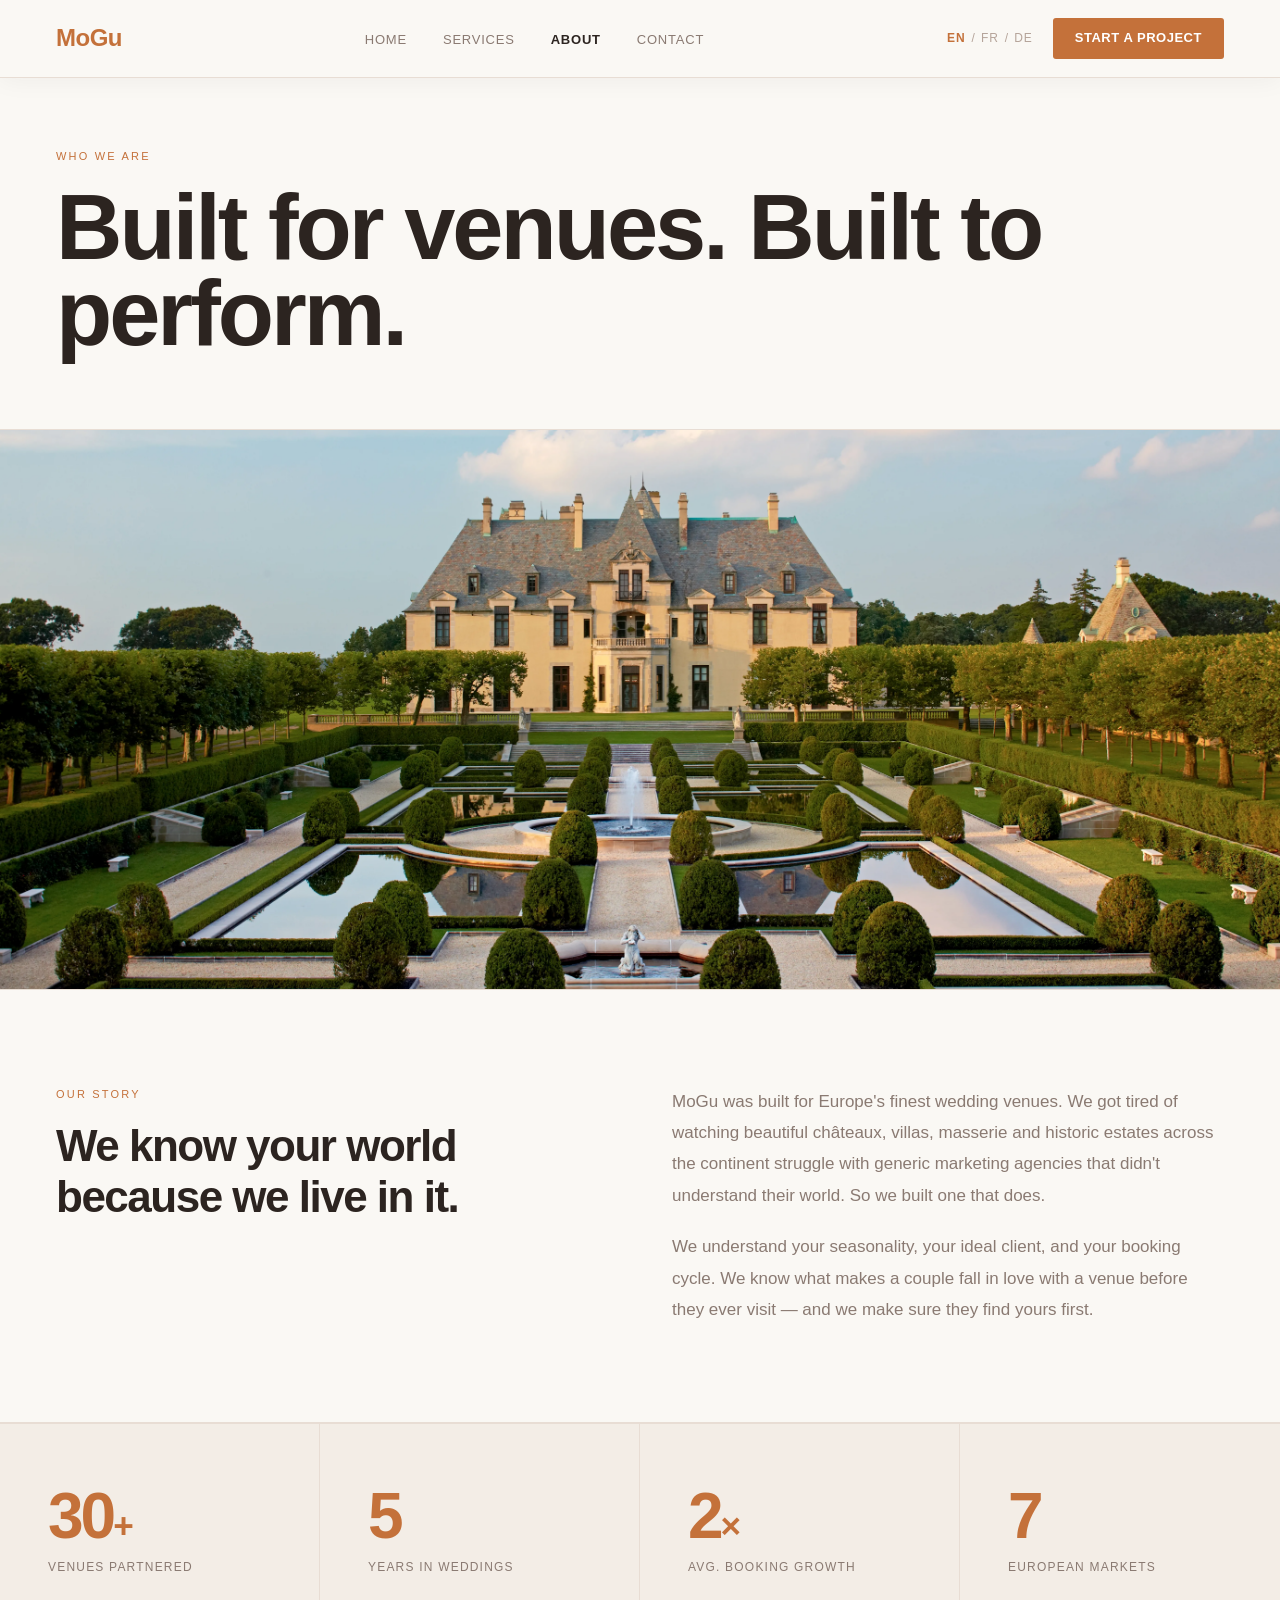
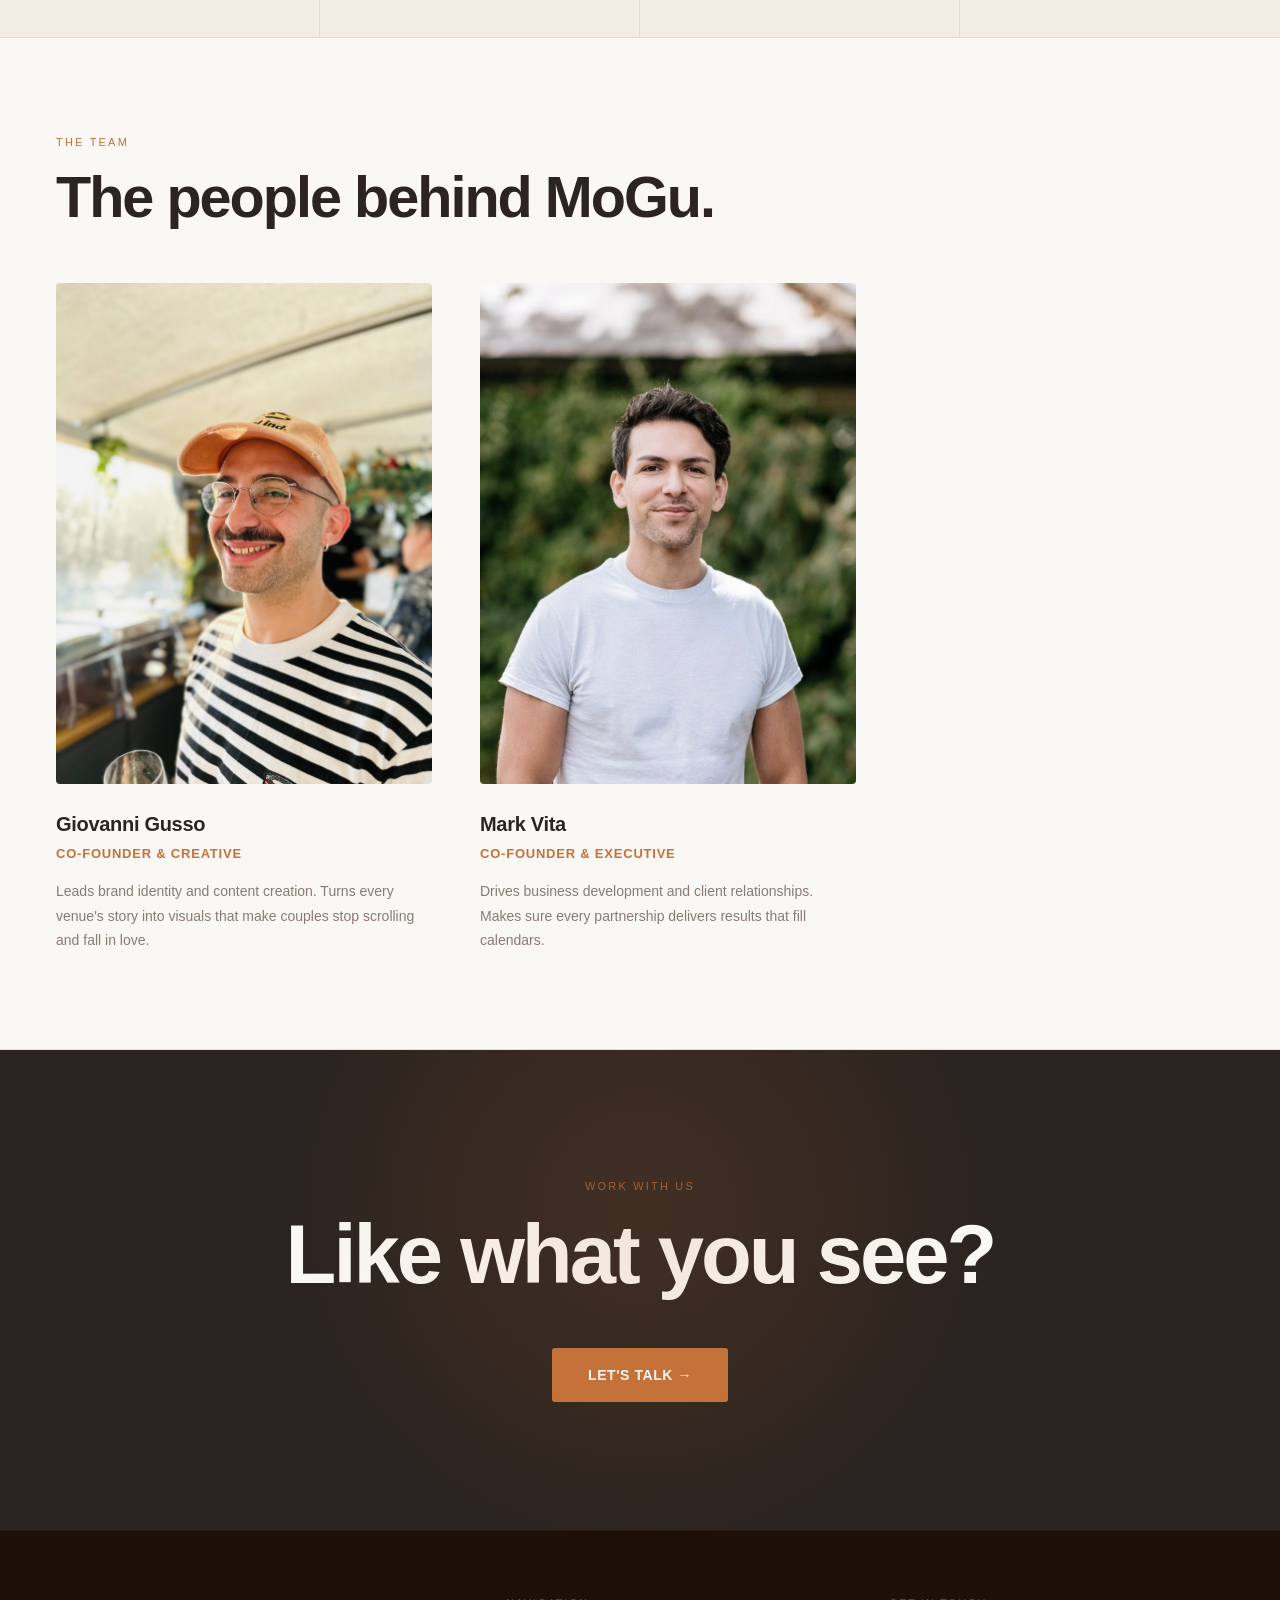
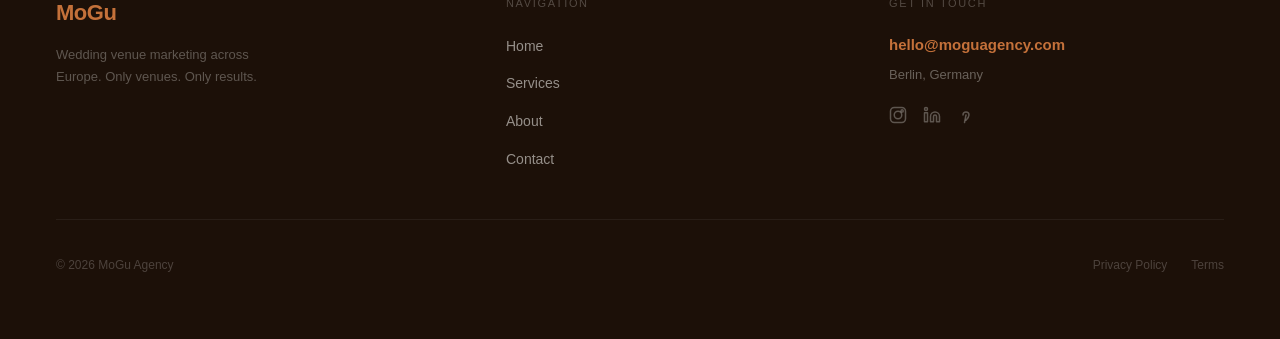
<file: about.html>
<!DOCTYPE html>
<html lang="en">
<head>
  <meta charset="UTF-8">
  <meta name="viewport" content="width=device-width, initial-scale=1.0">
  <title>About MoGu — The Wedding Venue Marketing Specialists</title>
  <meta name="description" content="MoGu was built for Europe's finest wedding venues. Meet Giovanni and Mark — the team behind the agency that fills venue calendars across the continent.">
  <meta name="robots" content="index, follow">
  <link rel="canonical" href="https://mogu-agency.vercel.app/about.html">

  <!-- Open Graph -->
  <meta property="og:type" content="website">
  <meta property="og:url" content="https://mogu-agency.vercel.app/about.html">
  <meta property="og:title" content="About MoGu — The Wedding Venue Marketing Specialists">
  <meta property="og:description" content="MoGu was built for Europe's finest wedding venues. Meet the team behind the agency that fills venue calendars.">
  <meta property="og:image" content="https://mogu-agency.vercel.app/images/French%20Chateau.jpg">

  <!-- Twitter Card -->
  <meta name="twitter:card" content="summary_large_image">
  <meta name="twitter:title" content="About MoGu — The Wedding Venue Marketing Specialists">
  <meta name="twitter:description" content="MoGu was built for Europe's finest wedding venues. Meet the team behind the agency.">
  <meta name="twitter:image" content="https://mogu-agency.vercel.app/images/French%20Chateau.jpg">

  <!-- Hreflang -->
  <link rel="alternate" hreflang="en" href="https://mogu-agency.vercel.app/about.html">
  <link rel="alternate" hreflang="fr" href="https://mogu-agency.vercel.app/about.html">
  <link rel="alternate" hreflang="de" href="https://mogu-agency.vercel.app/about.html">
  <link rel="alternate" hreflang="x-default" href="https://mogu-agency.vercel.app/about.html">

  <!-- Favicon -->
  <link rel="icon" href="favicon.svg" type="image/svg+xml">
  <link rel="icon" href="favicon.ico" sizes="32x32">
  <link rel="apple-touch-icon" href="apple-touch-icon.png">

  <link rel="stylesheet" href="css/style.css">
</head>
<body>

  <!-- NAV -->
  <nav class="nav scrolled" id="nav">
    <a href="index.html" class="nav-logo">MoGu</a>
    <button class="nav-toggle" aria-label="Toggle menu">
      <span></span><span></span><span></span>
    </button>
    <ul class="nav-links">
      <li><a href="index.html" data-i18n="nav.home">Home</a></li>
      <li><a href="services.html" data-i18n="nav.services">Services</a></li>
      <li><a href="about.html" class="nav-active" data-i18n="nav.about">About</a></li>
      <li><a href="contact.html" data-i18n="nav.contact">Contact</a></li>
    </ul>
    <div class="nav-right">
      <div class="lang-toggle">
        <button class="lang-btn active" data-lang="en">EN</button>
        <span>/</span>
        <button class="lang-btn" data-lang="fr">FR</button>
        <span>/</span>
        <button class="lang-btn" data-lang="de">DE</button>
      </div>
      <a href="contact.html" class="nav-cta" data-i18n="nav.cta">Start a project</a>
    </div>
  </nav>

  <!-- PAGE HEADER -->
  <section class="page-header">
    <span class="section-eyebrow" data-i18n="about.label">Who we are</span>
    <h1 class="page-title" data-i18n="about.title">Built for venues.<br>Built to perform.</h1>
  </section>

  <!-- ABOUT PHOTO — European wedding venue -->
  <div class="about-photo-wrap">
    <img
      src="images/French Chateau.jpg"
      alt="Elegant European wedding venue with manicured gardens"
      class="about-photo"
      loading="eager"
    />
  </div>

  <!-- MANIFESTO — two-column layout for better text flow -->
  <section class="about-manifesto reveal">
    <div class="about-manifesto-inner">
      <div class="about-manifesto-lead">
        <span class="section-eyebrow" data-i18n="about.story.eyebrow">Our story</span>
        <h2 class="about-manifesto-title" data-i18n="about.story.title">We know your world because we live in it.</h2>
      </div>
      <div class="about-manifesto-body">
        <p class="about-manifesto-text" data-i18n="about.manifesto">MoGu was built for Europe's finest wedding venues. We got tired of watching beautiful châteaux, villas, masserie and historic estates across the continent struggle with generic marketing agencies that didn't understand their world. So we built one that does.</p>
        <p class="about-manifesto-text" data-i18n="about.manifesto2">We understand your seasonality, your ideal client, and your booking cycle. We know what makes a couple fall in love with a venue before they ever visit — and we make sure they find yours first.</p>
      </div>
    </div>
  </section>

  <!-- STATS -->
  <div class="stats-section" id="statsSection">
    <div class="stat-item reveal">
      <div class="stat-num"><span class="counter" data-target="38">0</span><span class="stat-suffix">+</span></div>
      <div class="stat-label" data-i18n="about.stat1">Venues partnered</div>
    </div>
    <div class="stat-item reveal delay-1">
      <div class="stat-num"><span class="counter" data-target="6">0</span></div>
      <div class="stat-label" data-i18n="about.stat2">Years in weddings</div>
    </div>
    <div class="stat-item reveal delay-2">
      <div class="stat-num"><span class="counter" data-target="2">0</span><span class="stat-suffix">×</span></div>
      <div class="stat-label" data-i18n="about.stat3">Avg. booking growth</div>
    </div>
    <div class="stat-item reveal delay-3">
      <div class="stat-num"><span class="counter" data-target="9">0</span></div>
      <div class="stat-label" data-i18n="about.stat4">European markets</div>
    </div>
  </div>

  <!-- TEAM -->
  <section class="team-section">
    <div class="team-header reveal">
      <span class="section-eyebrow" data-i18n="about.team.eyebrow">The team</span>
      <h2 class="section-title" data-i18n="about.team.title">The people behind MoGu.</h2>
    </div>
    <div class="team-grid">
      <div class="team-card reveal">
        <div class="team-photo-wrap">
          <img
            src="images/giovanni.jpg"
            alt="Giovanni Gusso — Co-founder"
            class="team-photo"
            loading="lazy"
            onerror="this.src='https://images.unsplash.com/photo-1507003211169-0a1dd7228f2d?w=600&q=85&auto=format&fit=crop&crop=face'"
          />
        </div>
        <h3 class="team-name" data-i18n="about.team.g.name">Giovanni Gusso</h3>
        <p class="team-role" data-i18n="about.team.g.role">Co-founder & Creative</p>
        <p class="team-bio" data-i18n="about.team.g.bio">Leads brand identity and content creation. Turns every venue's story into visuals that make couples stop scrolling and fall in love.</p>
      </div>
      <div class="team-card reveal delay-1">
        <div class="team-photo-wrap">
          <img
            src="images/murilo.jpg"
            alt="Mark Vita — Co-founder"
            class="team-photo"
            loading="lazy"
            onerror="this.src='https://images.unsplash.com/photo-1472099645785-5658abf4ff4e?w=600&q=85&auto=format&fit=crop&crop=face'"
          />
        </div>
        <h3 class="team-name" data-i18n="about.team.m.name">Mark Vita</h3>
        <p class="team-role" data-i18n="about.team.m.role">Co-founder & Executive</p>
        <p class="team-bio" data-i18n="about.team.m.bio">Drives business development and client relationships. Makes sure every partnership delivers results that fill calendars.</p>
      </div>
    </div>
  </section>

  <!-- CTA SECTION -->
  <section class="cta-section reveal">
    <span class="section-eyebrow" data-i18n="about.cta.eyebrow">Work with us</span>
    <h2 class="cta-title" data-i18n="about.cta.text">Like what you see?</h2>
    <a href="contact.html" class="btn" data-i18n="about.cta.btn">Let's talk →</a>
  </section>

  <!-- FOOTER -->
  <footer class="footer">
    <div class="footer-brand">
      <a href="index.html" class="footer-logo">MoGu</a>
      <p class="footer-tagline" data-i18n="footer.tagline">Wedding venue marketing across Europe. Only venues. Only results.</p>
    </div>
    <div class="footer-nav">
      <p class="footer-links-title">Navigation</p>
      <ul class="footer-links">
        <li><a href="index.html" data-i18n="nav.home">Home</a></li>
        <li><a href="services.html" data-i18n="nav.services">Services</a></li>
        <li><a href="about.html" data-i18n="nav.about">About</a></li>
        <li><a href="contact.html" data-i18n="nav.contact">Contact</a></li>
      </ul>
    </div>
    <div class="footer-contact-col">
      <p class="footer-links-title">Get in touch</p>
      <a href="mailto:hello@moguagency.com" class="footer-contact-email">hello@moguagency.com</a>
      <p class="footer-contact-location">Berlin, Germany</p>
      <div class="footer-socials">
        <a href="https://instagram.com/moguagency" target="_blank" rel="noopener" aria-label="Instagram">
          <svg width="18" height="18" viewBox="0 0 24 24" fill="none" stroke="currentColor" stroke-width="2" stroke-linecap="round" stroke-linejoin="round"><rect x="2" y="2" width="20" height="20" rx="5"/><circle cx="12" cy="12" r="5"/><circle cx="17.5" cy="6.5" r="1.5"/></svg>
        </a>
        <a href="https://linkedin.com/company/moguagency" target="_blank" rel="noopener" aria-label="LinkedIn">
          <svg width="18" height="18" viewBox="0 0 24 24" fill="none" stroke="currentColor" stroke-width="2" stroke-linecap="round" stroke-linejoin="round"><path d="M16 8a6 6 0 0 1 6 6v7h-4v-7a2 2 0 0 0-4 0v7h-4v-7a6 6 0 0 1 6-6z"/><rect x="2" y="9" width="4" height="12"/><circle cx="4" cy="4" r="2"/></svg>
        </a>
        <a href="https://pinterest.com/moguagency" target="_blank" rel="noopener" aria-label="Pinterest">
          <svg width="18" height="18" viewBox="0 0 24 24" fill="none" stroke="currentColor" stroke-width="2" stroke-linecap="round" stroke-linejoin="round"><path d="M8 12a4 4 0 1 1 8 0c0 3-2 5-4 7"/><line x1="12" y1="12" x2="10" y2="22"/></svg>
        </a>
      </div>
    </div>
    <div class="footer-bottom">
      <p class="footer-copyright">© 2026 MoGu Agency</p>
      <div class="footer-legal">
        <a href="#">Privacy Policy</a>
        <a href="#">Terms</a>
      </div>
    </div>
  </footer>

  <script src="js/main.js"></script>
</body>
</html>
</file>
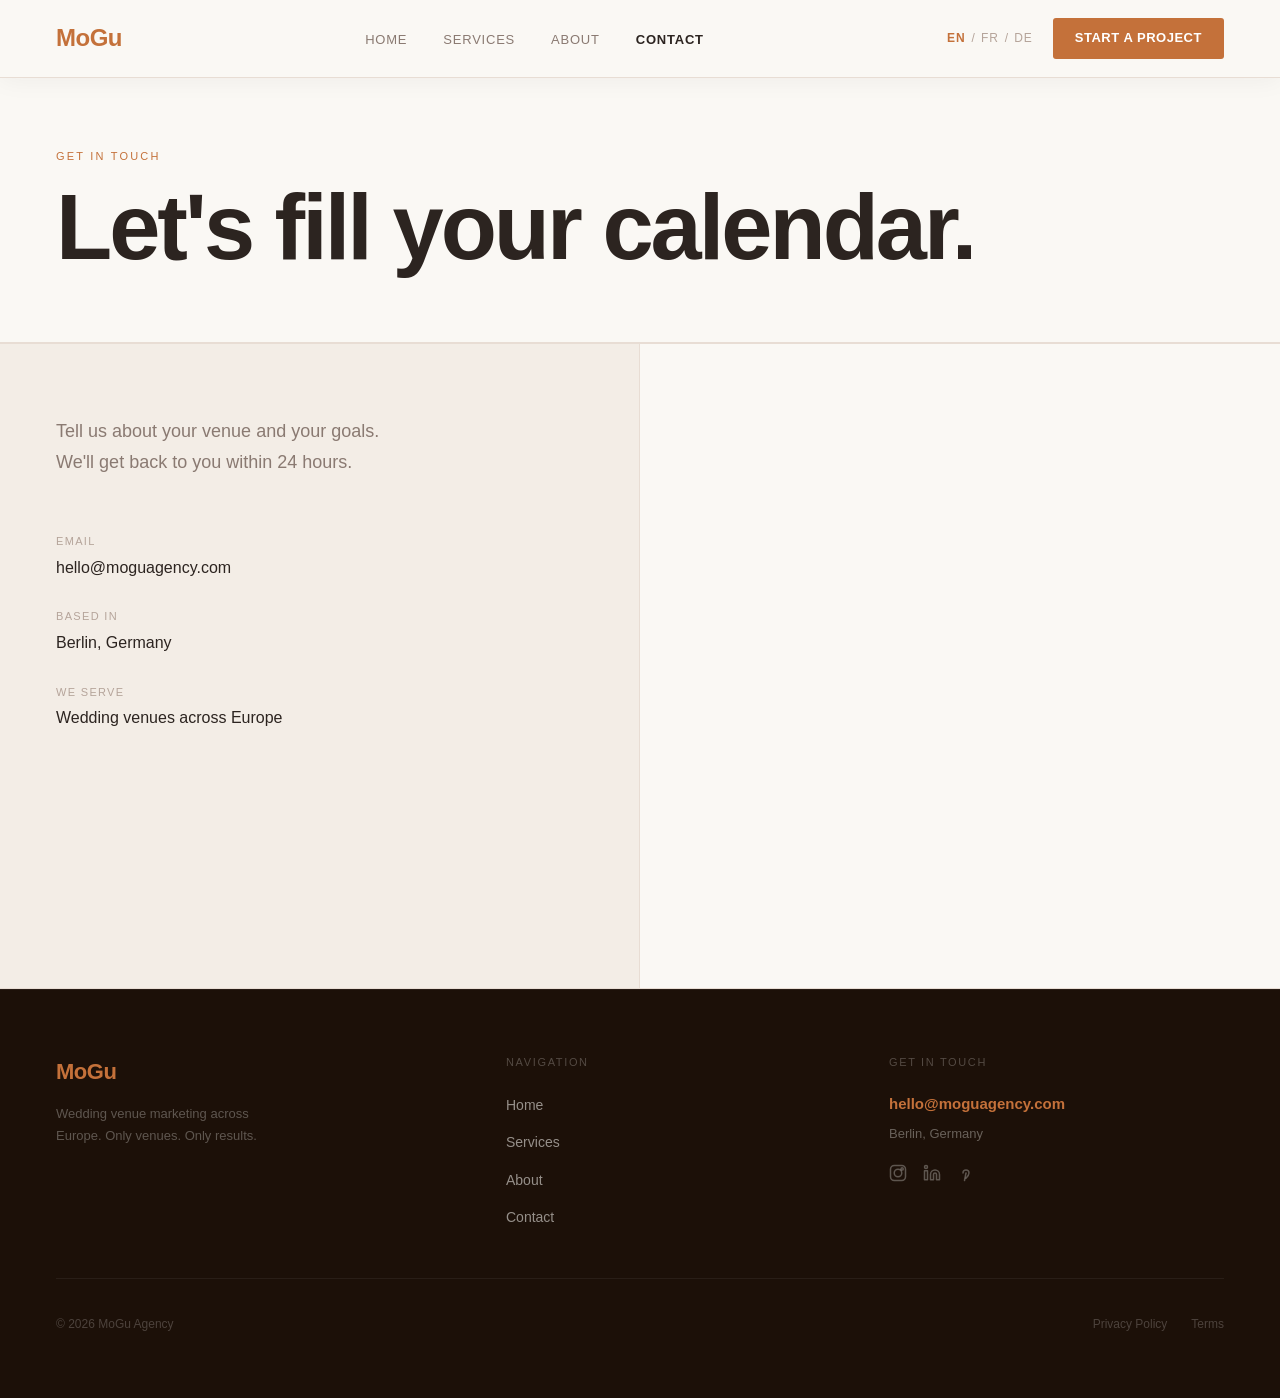
<file: contact.html>
<!DOCTYPE html>
<html lang="en">
<head>
  <meta charset="UTF-8">
  <meta name="viewport" content="width=device-width, initial-scale=1.0">
  <title>Contact MoGu — Start Your Wedding Venue Marketing Project</title>
  <meta name="description" content="Ready to fill your wedding venue calendar? Get in touch with MoGu Agency. We respond within 24 hours.">
  <meta name="robots" content="index, follow">
  <link rel="canonical" href="https://mogu-agency.vercel.app/contact.html">

  <!-- Open Graph -->
  <meta property="og:type" content="website">
  <meta property="og:url" content="https://mogu-agency.vercel.app/contact.html">
  <meta property="og:title" content="Contact MoGu — Start Your Wedding Venue Marketing Project">
  <meta property="og:description" content="Ready to fill your wedding venue calendar? Get in touch with MoGu Agency. We respond within 24 hours.">
  <meta property="og:image" content="https://mogu-agency.vercel.app/images/French%20Chateau.jpg">

  <!-- Twitter Card -->
  <meta name="twitter:card" content="summary_large_image">
  <meta name="twitter:title" content="Contact MoGu — Start Your Wedding Venue Marketing Project">
  <meta name="twitter:description" content="Ready to fill your wedding venue calendar? Get in touch with MoGu Agency.">
  <meta name="twitter:image" content="https://mogu-agency.vercel.app/images/French%20Chateau.jpg">

  <!-- Hreflang -->
  <link rel="alternate" hreflang="en" href="https://mogu-agency.vercel.app/contact.html">
  <link rel="alternate" hreflang="fr" href="https://mogu-agency.vercel.app/contact.html">
  <link rel="alternate" hreflang="de" href="https://mogu-agency.vercel.app/contact.html">
  <link rel="alternate" hreflang="x-default" href="https://mogu-agency.vercel.app/contact.html">

  <!-- Favicon -->
  <link rel="icon" href="favicon.svg" type="image/svg+xml">
  <link rel="icon" href="favicon.ico" sizes="32x32">
  <link rel="apple-touch-icon" href="apple-touch-icon.png">

  <link rel="stylesheet" href="css/style.css">
</head>
<body>

  <!-- NAV -->
  <nav class="nav scrolled" id="nav">
    <a href="index.html" class="nav-logo">MoGu</a>
    <button class="nav-toggle" aria-label="Toggle menu">
      <span></span><span></span><span></span>
    </button>
    <ul class="nav-links">
      <li><a href="index.html" data-i18n="nav.home">Home</a></li>
      <li><a href="services.html" data-i18n="nav.services">Services</a></li>
      <li><a href="about.html" data-i18n="nav.about">About</a></li>
      <li><a href="contact.html" class="nav-active" data-i18n="nav.contact">Contact</a></li>
    </ul>
    <div class="nav-right">
      <div class="lang-toggle">
        <button class="lang-btn active" data-lang="en">EN</button>
        <span>/</span>
        <button class="lang-btn" data-lang="fr">FR</button>
        <span>/</span>
        <button class="lang-btn" data-lang="de">DE</button>
      </div>
      <a href="contact.html" class="nav-cta" data-i18n="nav.cta">Start a project</a>
    </div>
  </nav>

  <!-- PAGE HEADER -->
  <section class="page-header">
    <span class="section-eyebrow" data-i18n="contact.label">Get in touch</span>
    <h1 class="page-title" data-i18n="contact.title">Let's fill your calendar.</h1>
  </section>

  <!-- CONTACT LAYOUT -->
  <section class="contact-layout">

    <!-- LEFT: INFO -->
    <div class="contact-info">
      <p class="contact-intro" data-i18n="contact.intro">Tell us about your venue and your goals. We'll get back to you within 24 hours.</p>
      <div class="contact-details">
        <div class="contact-detail-item">
          <p class="contact-detail-label" data-i18n="contact.detail1.label">Email</p>
          <p class="contact-detail-value">hello@moguagency.com</p>
        </div>
        <div class="contact-detail-item">
          <p class="contact-detail-label" data-i18n="contact.detail2.label">Based in</p>
          <p class="contact-detail-value" data-i18n="contact.detail2.value">Berlin, Germany</p>
        </div>
        <div class="contact-detail-item">
          <p class="contact-detail-label" data-i18n="contact.detail3.label">We serve</p>
          <p class="contact-detail-value" data-i18n="contact.detail3.value">Wedding venues across Europe</p>
        </div>
      </div>
    </div>

    <!-- RIGHT: TALLY FORM -->
    <div class="contact-form-wrap">
      <iframe
        data-tally-src="https://tally.so/embed/dWD42D?alignLeft=1&hideTitle=1&transparentBackground=1&dynamicHeight=1"
        loading="lazy"
        width="100%"
        height="500"
        frameborder="0"
        marginheight="0"
        marginwidth="0"
        title="MoGu Contact Form"
        class="tally-frame"
      ></iframe>
      <script>
        var d=document,w="https://tally.so/widgets/embed.js",
        v=function(){"undefined"!=typeof Tally?Tally.loadEmbeds():d.querySelectorAll("iframe[data-tally-src]:not([src])").forEach(function(e){e.src=e.dataset.tallySrc})};
        if("undefined"!=typeof Tally)v();
        else if(d.querySelector('script[src="'+w+'"]')==null){var s=d.createElement("script");s.src=w,s.onload=v,s.onerror=v,d.body.appendChild(s);}
      </script>
    </div>

  </section>

  <!-- FOOTER -->
  <footer class="footer">
    <div class="footer-brand">
      <a href="index.html" class="footer-logo">MoGu</a>
      <p class="footer-tagline" data-i18n="footer.tagline">Wedding venue marketing across Europe. Only venues. Only results.</p>
    </div>
    <div class="footer-nav">
      <p class="footer-links-title">Navigation</p>
      <ul class="footer-links">
        <li><a href="index.html" data-i18n="nav.home">Home</a></li>
        <li><a href="services.html" data-i18n="nav.services">Services</a></li>
        <li><a href="about.html" data-i18n="nav.about">About</a></li>
        <li><a href="contact.html" data-i18n="nav.contact">Contact</a></li>
      </ul>
    </div>
    <div class="footer-contact-col">
      <p class="footer-links-title">Get in touch</p>
      <a href="mailto:hello@moguagency.com" class="footer-contact-email">hello@moguagency.com</a>
      <p class="footer-contact-location">Berlin, Germany</p>
      <div class="footer-socials">
        <a href="https://instagram.com/moguagency" target="_blank" rel="noopener" aria-label="Instagram">
          <svg width="18" height="18" viewBox="0 0 24 24" fill="none" stroke="currentColor" stroke-width="2" stroke-linecap="round" stroke-linejoin="round"><rect x="2" y="2" width="20" height="20" rx="5"/><circle cx="12" cy="12" r="5"/><circle cx="17.5" cy="6.5" r="1.5"/></svg>
        </a>
        <a href="https://linkedin.com/company/moguagency" target="_blank" rel="noopener" aria-label="LinkedIn">
          <svg width="18" height="18" viewBox="0 0 24 24" fill="none" stroke="currentColor" stroke-width="2" stroke-linecap="round" stroke-linejoin="round"><path d="M16 8a6 6 0 0 1 6 6v7h-4v-7a2 2 0 0 0-4 0v7h-4v-7a6 6 0 0 1 6-6z"/><rect x="2" y="9" width="4" height="12"/><circle cx="4" cy="4" r="2"/></svg>
        </a>
        <a href="https://pinterest.com/moguagency" target="_blank" rel="noopener" aria-label="Pinterest">
          <svg width="18" height="18" viewBox="0 0 24 24" fill="none" stroke="currentColor" stroke-width="2" stroke-linecap="round" stroke-linejoin="round"><path d="M8 12a4 4 0 1 1 8 0c0 3-2 5-4 7"/><line x1="12" y1="12" x2="10" y2="22"/></svg>
        </a>
      </div>
    </div>
    <div class="footer-bottom">
      <p class="footer-copyright">© 2026 MoGu Agency</p>
      <div class="footer-legal">
        <a href="#">Privacy Policy</a>
        <a href="#">Terms</a>
      </div>
    </div>
  </footer>

  <script src="js/main.js"></script>
</body>
</html>
</file>
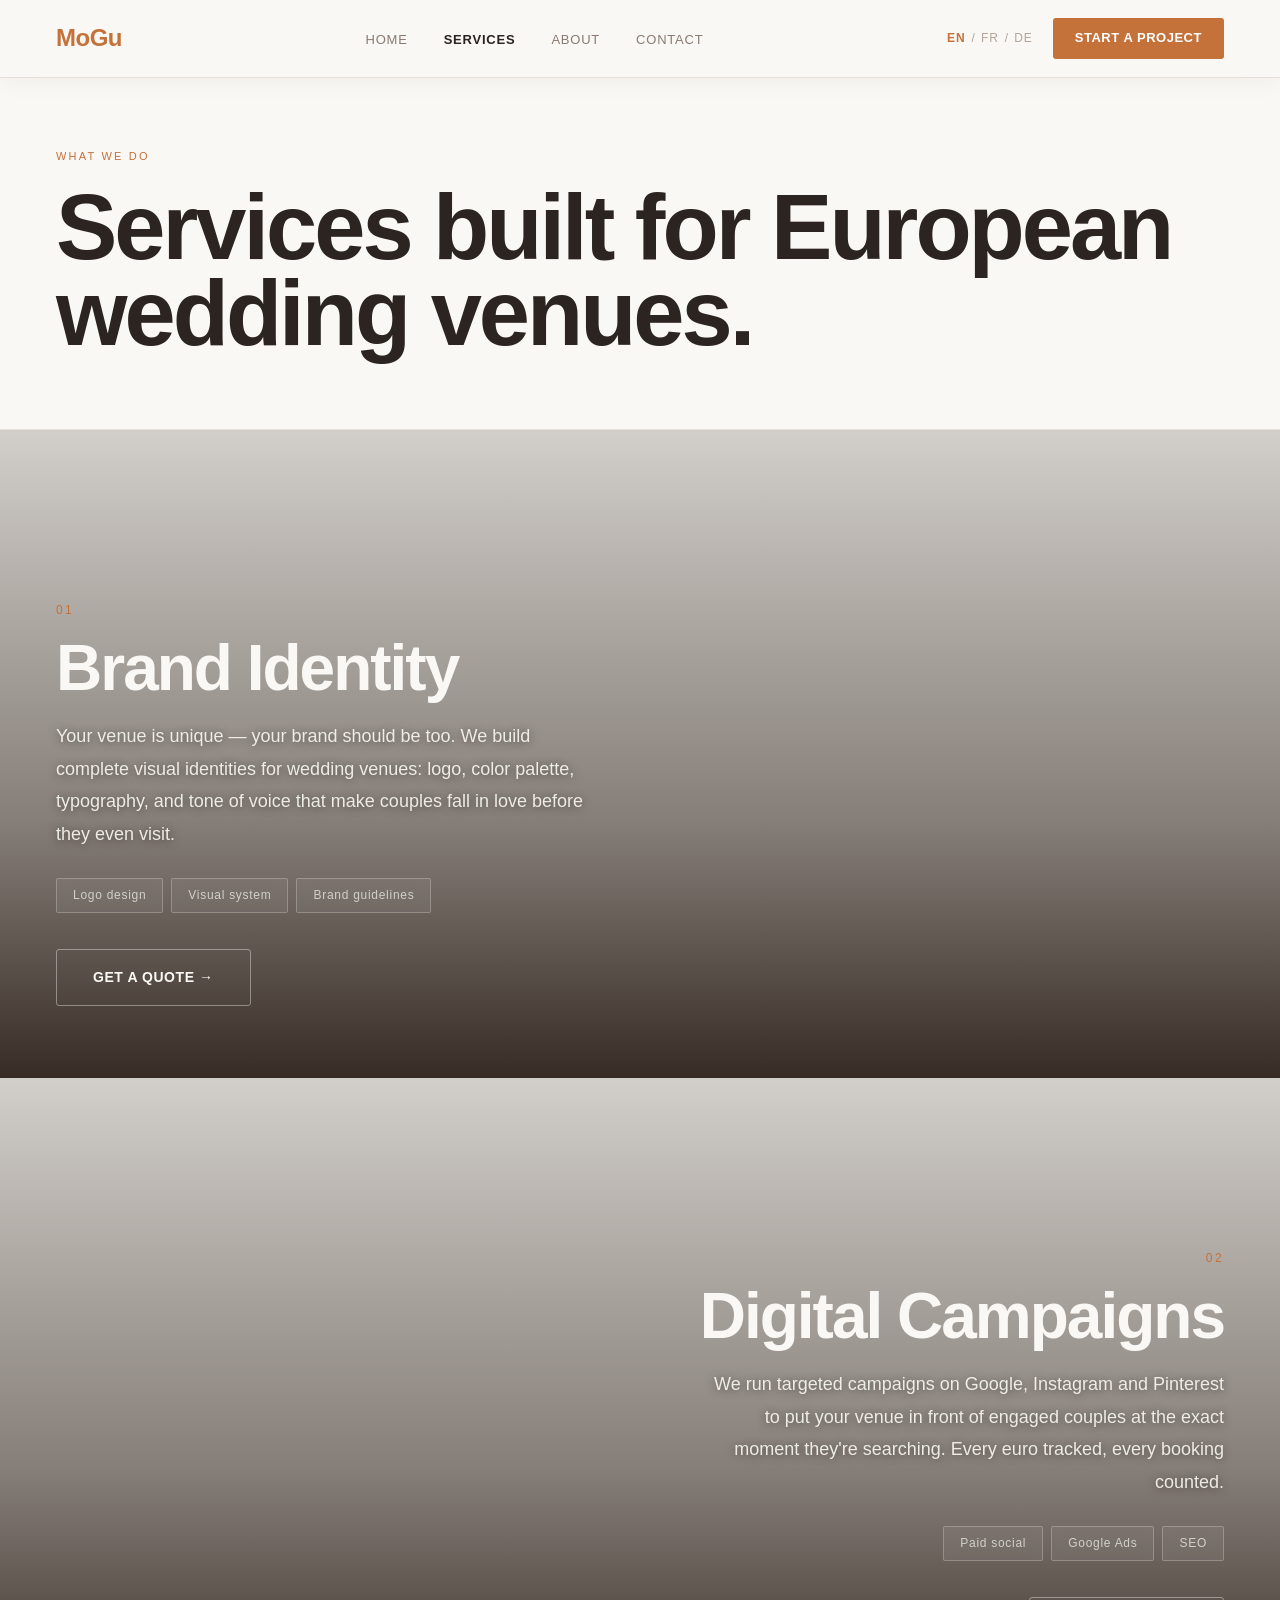
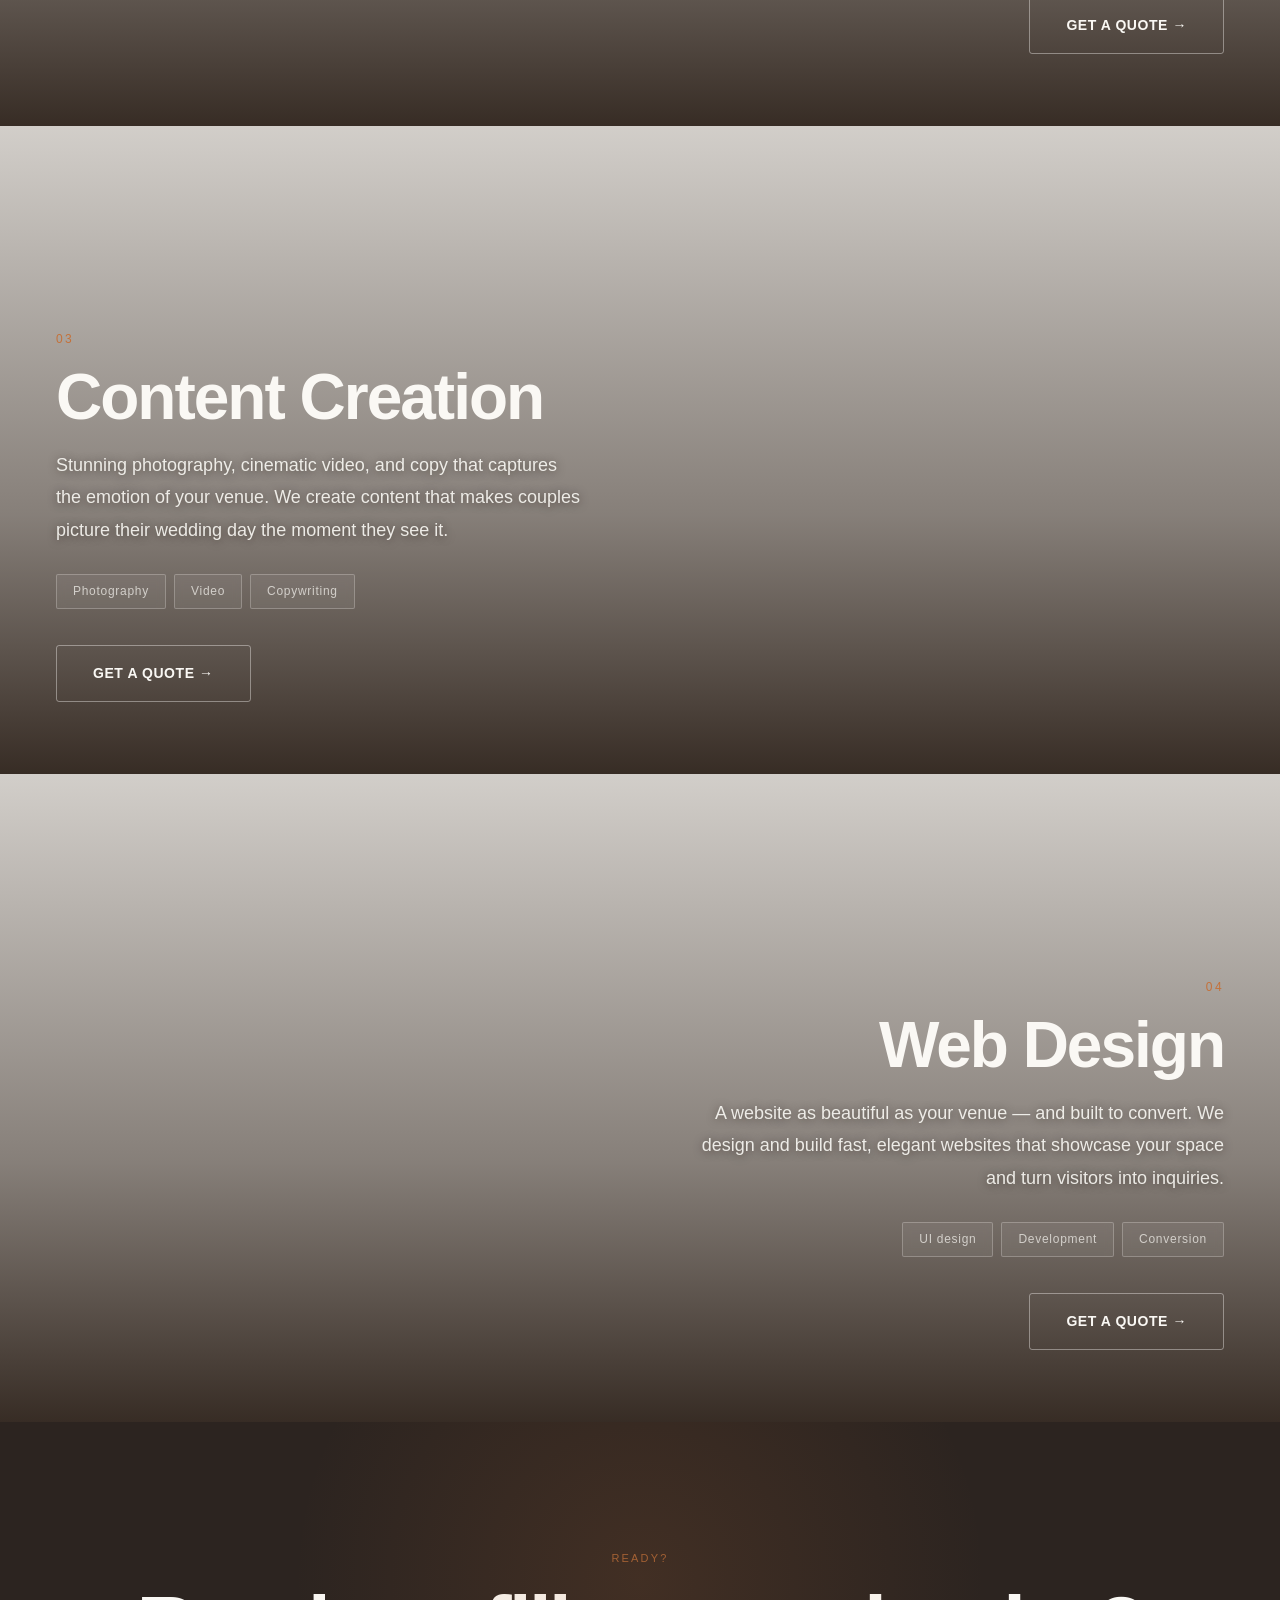
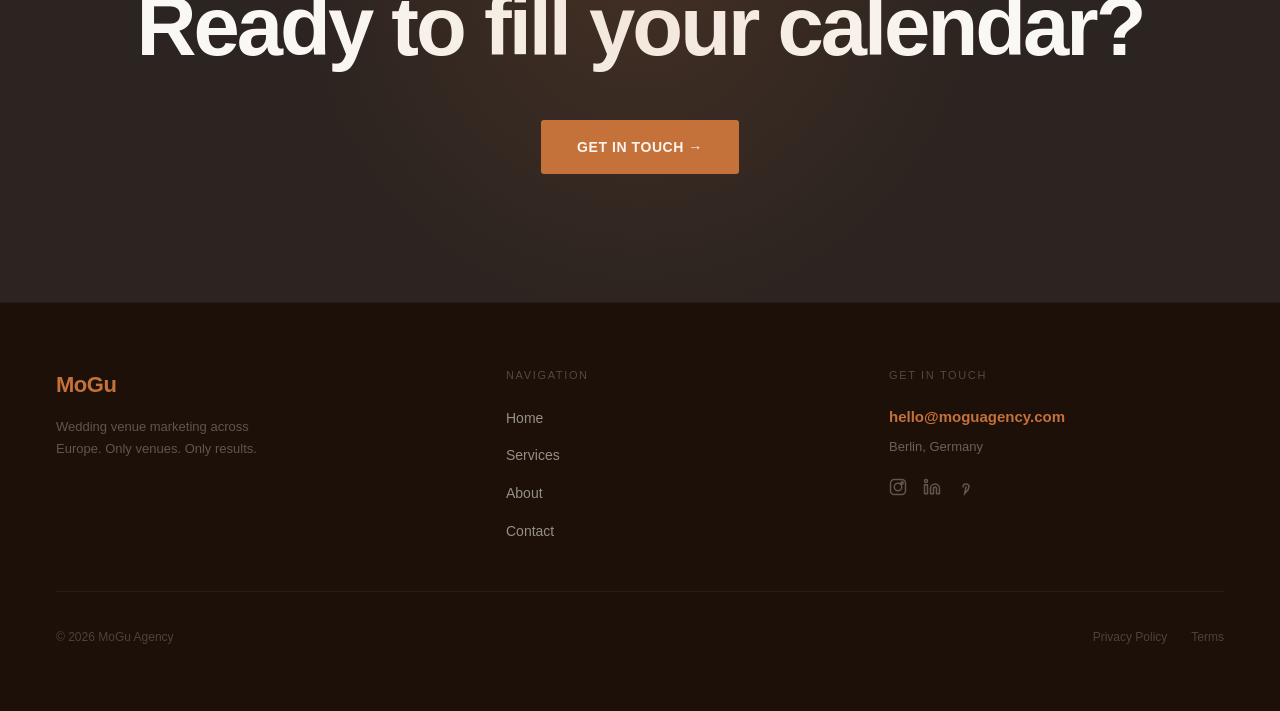
<file: services.html>
<!DOCTYPE html>
<html lang="en">
<head>
  <meta charset="UTF-8">
  <meta name="viewport" content="width=device-width, initial-scale=1.0">
  <title>Services — Wedding Venue Marketing by MoGu Agency</title>
  <meta name="description" content="Brand identity, digital campaigns, content creation and web design — all built exclusively for European wedding venues. See how MoGu fills your calendar.">
  <meta name="robots" content="index, follow">
  <link rel="canonical" href="https://mogu-agency.vercel.app/services.html">

  <!-- Open Graph -->
  <meta property="og:type" content="website">
  <meta property="og:url" content="https://mogu-agency.vercel.app/services.html">
  <meta property="og:title" content="Services — Wedding Venue Marketing by MoGu Agency">
  <meta property="og:description" content="Brand identity, digital campaigns, content creation and web design built exclusively for European wedding venues.">
  <meta property="og:image" content="https://mogu-agency.vercel.app/images/French%20Chateau.jpg">

  <!-- Twitter Card -->
  <meta name="twitter:card" content="summary_large_image">
  <meta name="twitter:title" content="Services — Wedding Venue Marketing by MoGu Agency">
  <meta name="twitter:description" content="Brand identity, digital campaigns, content creation and web design built for European wedding venues.">
  <meta name="twitter:image" content="https://mogu-agency.vercel.app/images/French%20Chateau.jpg">

  <!-- Hreflang -->
  <link rel="alternate" hreflang="en" href="https://mogu-agency.vercel.app/services.html">
  <link rel="alternate" hreflang="fr" href="https://mogu-agency.vercel.app/services.html">
  <link rel="alternate" hreflang="de" href="https://mogu-agency.vercel.app/services.html">
  <link rel="alternate" hreflang="x-default" href="https://mogu-agency.vercel.app/services.html">

  <!-- Favicon -->
  <link rel="icon" href="favicon.svg" type="image/svg+xml">
  <link rel="icon" href="favicon.ico" sizes="32x32">
  <link rel="apple-touch-icon" href="apple-touch-icon.png">

  <link rel="stylesheet" href="css/style.css">
</head>
<body>

  <!-- NAV -->
  <nav class="nav scrolled" id="nav">
    <a href="index.html" class="nav-logo">MoGu</a>
    <button class="nav-toggle" aria-label="Toggle menu">
      <span></span><span></span><span></span>
    </button>
    <ul class="nav-links">
      <li><a href="index.html" data-i18n="nav.home">Home</a></li>
      <li><a href="services.html" class="nav-active" data-i18n="nav.services">Services</a></li>
      <li><a href="about.html" data-i18n="nav.about">About</a></li>
      <li><a href="contact.html" data-i18n="nav.contact">Contact</a></li>
    </ul>
    <div class="nav-right">
      <div class="lang-toggle">
        <button class="lang-btn active" data-lang="en">EN</button>
        <span>/</span>
        <button class="lang-btn" data-lang="fr">FR</button>
        <span>/</span>
        <button class="lang-btn" data-lang="de">DE</button>
      </div>
      <a href="contact.html" class="nav-cta" data-i18n="nav.cta">Start a project</a>
    </div>
  </nav>

  <!-- PAGE HEADER -->
  <section class="page-header">
    <span class="section-eyebrow" data-i18n="services.label">What we do</span>
    <h1 class="page-title" data-i18n="services.title">Services built for<br>European wedding venues.</h1>
  </section>

  <!-- SERVICES — FULL-WIDTH CARDS -->
  <section class="svc-cards">

    <div id="brand-identity" class="svc-card reveal" style="background-image: url('https://www.luxxu.net/blog/wp-content/uploads/2023/06/phoca_thumb_l_levoilabanqueting_castello_bracciano_06.jpg');">
      <div class="svc-card-overlay"></div>
      <div class="svc-card-content">
        <span class="svc-card-num">01</span>
        <h2 class="svc-card-title" data-i18n="services.s1.title">Brand Identity</h2>
        <p class="svc-card-desc" data-i18n="services.s1.desc">Your venue is unique — your brand should be too. We build complete visual identities for wedding venues: logo, color palette, typography, and tone of voice that make couples fall in love before they even visit.</p>
        <div class="svc-card-tags">
          <span class="svc-tag" data-i18n="services.s1.t1">Logo design</span>
          <span class="svc-tag" data-i18n="services.s1.t2">Visual system</span>
          <span class="svc-tag" data-i18n="services.s1.t3">Brand guidelines</span>
        </div>
        <a href="contact.html" class="btn btn-outline-light svc-card-cta" data-i18n="services.s1.cta">Get a quote →</a>
      </div>
    </div>

    <div id="digital-campaigns" class="svc-card reveal" style="background-image: url('https://images.unsplash.com/photo-1583939003579-730e3918a45a?w=1920&q=85&auto=format&fit=crop');">
      <div class="svc-card-overlay"></div>
      <div class="svc-card-content svc-card-content--right">
        <span class="svc-card-num">02</span>
        <h2 class="svc-card-title" data-i18n="services.s2.title">Digital Campaigns</h2>
        <p class="svc-card-desc" data-i18n="services.s2.desc">We run targeted campaigns on Google, Instagram and Pinterest to put your venue in front of engaged couples at the exact moment they're searching. Every euro tracked, every booking counted.</p>
        <div class="svc-card-tags">
          <span class="svc-tag" data-i18n="services.s2.t1">Paid social</span>
          <span class="svc-tag" data-i18n="services.s2.t2">Google Ads</span>
          <span class="svc-tag" data-i18n="services.s2.t3">SEO</span>
        </div>
        <a href="contact.html" class="btn btn-outline-light svc-card-cta" data-i18n="services.s2.cta">Get a quote →</a>
      </div>
    </div>

    <div id="content-creation" class="svc-card reveal" style="background-image: url('https://images.unsplash.com/photo-1537633552985-df8429e8048b?w=1920&q=85&auto=format&fit=crop');">
      <div class="svc-card-overlay"></div>
      <div class="svc-card-content">
        <span class="svc-card-num">03</span>
        <h2 class="svc-card-title" data-i18n="services.s3.title">Content Creation</h2>
        <p class="svc-card-desc" data-i18n="services.s3.desc">Stunning photography, cinematic video, and copy that captures the emotion of your venue. We create content that makes couples picture their wedding day the moment they see it.</p>
        <div class="svc-card-tags">
          <span class="svc-tag" data-i18n="services.s3.t1">Photography</span>
          <span class="svc-tag" data-i18n="services.s3.t2">Video</span>
          <span class="svc-tag" data-i18n="services.s3.t3">Copywriting</span>
        </div>
        <a href="contact.html" class="btn btn-outline-light svc-card-cta" data-i18n="services.s3.cta">Get a quote →</a>
      </div>
    </div>

    <div id="web-design" class="svc-card reveal" style="background-image: url('https://images.unsplash.com/photo-1520854221256-17451cc331bf?w=1920&q=85&auto=format&fit=crop');">
      <div class="svc-card-overlay"></div>
      <div class="svc-card-content svc-card-content--right">
        <span class="svc-card-num">04</span>
        <h2 class="svc-card-title" data-i18n="services.s4.title">Web Design</h2>
        <p class="svc-card-desc" data-i18n="services.s4.desc">A website as beautiful as your venue — and built to convert. We design and build fast, elegant websites that showcase your space and turn visitors into inquiries.</p>
        <div class="svc-card-tags">
          <span class="svc-tag" data-i18n="services.s4.t1">UI design</span>
          <span class="svc-tag" data-i18n="services.s4.t2">Development</span>
          <span class="svc-tag" data-i18n="services.s4.t3">Conversion</span>
        </div>
        <a href="contact.html" class="btn btn-outline-light svc-card-cta" data-i18n="services.s4.cta">Get a quote →</a>
      </div>
    </div>

  </section>

  <!-- CTA SECTION -->
  <section class="cta-section reveal">
    <span class="section-eyebrow" data-i18n="services.cta.eyebrow">Ready?</span>
    <h2 class="cta-title" data-i18n="services.cta.text">Ready to fill your calendar?</h2>
    <a href="contact.html" class="btn" data-i18n="services.cta.btn">Get in touch →</a>
  </section>

  <!-- FOOTER -->
  <footer class="footer">
    <div class="footer-brand">
      <a href="index.html" class="footer-logo">MoGu</a>
      <p class="footer-tagline" data-i18n="footer.tagline">Wedding venue marketing across Europe. Only venues. Only results.</p>
    </div>
    <div class="footer-nav">
      <p class="footer-links-title">Navigation</p>
      <ul class="footer-links">
        <li><a href="index.html" data-i18n="nav.home">Home</a></li>
        <li><a href="services.html" data-i18n="nav.services">Services</a></li>
        <li><a href="about.html" data-i18n="nav.about">About</a></li>
        <li><a href="contact.html" data-i18n="nav.contact">Contact</a></li>
      </ul>
    </div>
    <div class="footer-contact-col">
      <p class="footer-links-title">Get in touch</p>
      <a href="mailto:hello@moguagency.com" class="footer-contact-email">hello@moguagency.com</a>
      <p class="footer-contact-location">Berlin, Germany</p>
      <div class="footer-socials">
        <a href="https://instagram.com/moguagency" target="_blank" rel="noopener" aria-label="Instagram">
          <svg width="18" height="18" viewBox="0 0 24 24" fill="none" stroke="currentColor" stroke-width="2" stroke-linecap="round" stroke-linejoin="round"><rect x="2" y="2" width="20" height="20" rx="5"/><circle cx="12" cy="12" r="5"/><circle cx="17.5" cy="6.5" r="1.5"/></svg>
        </a>
        <a href="https://linkedin.com/company/moguagency" target="_blank" rel="noopener" aria-label="LinkedIn">
          <svg width="18" height="18" viewBox="0 0 24 24" fill="none" stroke="currentColor" stroke-width="2" stroke-linecap="round" stroke-linejoin="round"><path d="M16 8a6 6 0 0 1 6 6v7h-4v-7a2 2 0 0 0-4 0v7h-4v-7a6 6 0 0 1 6-6z"/><rect x="2" y="9" width="4" height="12"/><circle cx="4" cy="4" r="2"/></svg>
        </a>
        <a href="https://pinterest.com/moguagency" target="_blank" rel="noopener" aria-label="Pinterest">
          <svg width="18" height="18" viewBox="0 0 24 24" fill="none" stroke="currentColor" stroke-width="2" stroke-linecap="round" stroke-linejoin="round"><path d="M8 12a4 4 0 1 1 8 0c0 3-2 5-4 7"/><line x1="12" y1="12" x2="10" y2="22"/></svg>
        </a>
      </div>
    </div>
    <div class="footer-bottom">
      <p class="footer-copyright">© 2026 MoGu Agency</p>
      <div class="footer-legal">
        <a href="#">Privacy Policy</a>
        <a href="#">Terms</a>
      </div>
    </div>
  </footer>

  <script src="js/main.js"></script>
</body>
</html>
</file>
<file: css/style.css>
/* ── TOKENS ── */
:root {
  --cream:          #faf8f4;
  --cream-mid:      #f3ede6;
  --border:         #e8ddd4;
  --terracotta:     #c4713a;
  --terracotta-dark:#a85f2e;
  --ink:            #2c2420;
  --ink-light:      #8a7a72;
  --ink-faint:      #b5a49a;
  --dark:           #1c1008;
  --radius:         3px;
  --ease:           0.25s ease;
}

/* ── RESET ── */
*, *::before, *::after { margin: 0; padding: 0; box-sizing: border-box; }
html { scroll-behavior: smooth; }
body {
  font-family: 'Helvetica Neue', Arial, sans-serif;
  background: var(--cream);
  color: var(--ink);
  line-height: 1.6;
  overflow-x: hidden;
}
a { text-decoration: none; color: inherit; }
img { display: block; max-width: 100%; }

/* ── NAVIGATION ── */
.nav {
  position: fixed; top: 0; left: 0; right: 0; z-index: 1000;
  display: flex; align-items: center; justify-content: space-between;
  padding: 28px 56px;
  transition: background var(--ease), padding var(--ease), border-color var(--ease), box-shadow var(--ease);
  border-bottom: 1px solid transparent;
}
.nav.scrolled {
  background: rgba(250,248,244,0.96);
  backdrop-filter: blur(12px);
  border-bottom-color: var(--border);
  padding: 18px 56px;
  box-shadow: 0 2px 24px rgba(44,36,32,0.05);
}
.nav-logo {
  font-size: 24px; font-weight: 800; letter-spacing: -0.5px;
  color: var(--cream); transition: color var(--ease);
}
.nav.scrolled .nav-logo { color: var(--terracotta); }

.nav-links { list-style: none; display: flex; gap: 36px; }
.nav-links a {
  font-size: 13px; letter-spacing: 0.06em; text-transform: uppercase;
  color: rgba(250,248,244,0.65); transition: color var(--ease);
}
.nav.scrolled .nav-links a { color: var(--ink-light); }
.nav-links a:hover, .nav.scrolled .nav-links a:hover { color: var(--cream); }
.nav.scrolled .nav-links a:hover { color: var(--ink); }
.nav-links a.nav-active { color: var(--cream) !important; font-weight: 600; }
.nav.scrolled .nav-links a.nav-active { color: var(--ink) !important; }

.nav-right { display: flex; align-items: center; gap: 20px; }
.lang-toggle { display: flex; align-items: center; gap: 6px; font-size: 12px; }
.lang-btn {
  background: none; border: none; font-size: 12px; font-family: inherit;
  letter-spacing: 0.08em; color: rgba(250,248,244,0.45); cursor: pointer;
  padding: 2px 0; transition: color var(--ease);
}
.lang-btn:hover { color: var(--cream); }
.nav.scrolled .lang-btn { color: var(--ink-faint); }
.nav.scrolled .lang-btn:hover { color: var(--ink); }
.lang-btn.active { color: var(--cream); font-weight: 700; }
.nav.scrolled .lang-btn.active { color: var(--terracotta); }
.lang-toggle span { color: rgba(250,248,244,0.3); }
.nav.scrolled .lang-toggle span { color: var(--ink-faint); }

.nav-cta {
  display: inline-flex; align-items: center; gap: 8px;
  padding: 10px 22px; background: var(--terracotta); color: #fff;
  font-size: 13px; font-weight: 600; letter-spacing: 0.04em;
  text-transform: uppercase; border-radius: var(--radius);
  transition: background var(--ease); white-space: nowrap;
}
.nav-cta:hover { background: var(--terracotta-dark); }

.nav-toggle {
  display: none; background: none; border: none; cursor: pointer;
  padding: 4px; flex-direction: column; gap: 5px;
}
.nav-toggle span { display: block; width: 24px; height: 2px; background: var(--cream); transition: all 0.3s; }
.nav.scrolled .nav-toggle span { background: var(--ink); }
.nav-toggle.open span:nth-child(1) { transform: translateY(7px) rotate(45deg); }
.nav-toggle.open span:nth-child(2) { opacity: 0; }
.nav-toggle.open span:nth-child(3) { transform: translateY(-7px) rotate(-45deg); }

/* ── HERO ── */
.hero {
  position: relative; height: 100vh; min-height: 680px;
  display: flex; align-items: flex-end; overflow: hidden;
}
.hero-bg { position: absolute; inset: 0; overflow: hidden; }
.hero-bg-img { width: 100%; height: 115%; object-fit: cover; will-change: transform; }
.hero-overlay {
  position: absolute; inset: 0;
  background: linear-gradient(to top, rgba(28,16,8,0.78) 0%, rgba(28,16,8,0.28) 55%, rgba(28,16,8,0.12) 100%);
}
.hero-content {
  position: relative; z-index: 2;
  padding: 0 56px 96px; max-width: 860px;
}
.hero-eyebrow {
  font-size: 11px; letter-spacing: 0.22em; text-transform: uppercase;
  color: var(--terracotta); margin-bottom: 20px; display: block;
}
.hero-title {
  font-size: clamp(54px, 8.5vw, 112px); font-weight: 800;
  line-height: 0.95; letter-spacing: -3px; color: var(--cream); margin-bottom: 28px;
}
.hero-sub {
  font-size: 18px; color: rgba(250,248,244,0.6);
  margin-bottom: 16px; max-width: 460px; line-height: 1.65;
}
.hero-proof {
  font-size: 12px; letter-spacing: 0.08em; text-transform: uppercase;
  color: rgba(250,248,244,0.38); margin-bottom: 40px;
}
.hero-scroll {
  position: absolute; bottom: 48px; right: 56px; z-index: 2;
  display: flex; flex-direction: column; align-items: center; gap: 12px;
  color: rgba(250,248,244,0.4); font-size: 10px; letter-spacing: 0.18em; text-transform: uppercase;
}
.hero-scroll-line {
  width: 1px; height: 52px; background: rgba(250,248,244,0.2);
  position: relative; overflow: hidden;
}
.hero-scroll-line::after {
  content: ''; position: absolute; top: -100%; left: 0; width: 100%; height: 100%;
  background: rgba(250,248,244,0.7);
  animation: scrollLine 1.9s ease-in-out infinite;
}
@keyframes scrollLine { from { top: -100%; } to { top: 100%; } }

/* ── BUTTONS ── */
.btn {
  display: inline-flex; align-items: center; gap: 10px;
  padding: 16px 36px; background: var(--terracotta); color: #fff;
  font-size: 14px; font-weight: 600; letter-spacing: 0.04em; text-transform: uppercase;
  border-radius: var(--radius); transition: background var(--ease), transform 0.2s;
  border: none; cursor: pointer; font-family: inherit;
}
.btn:hover { background: var(--terracotta-dark); transform: translateY(-2px); }
.btn-dark { background: var(--ink); color: var(--cream); }
.btn-dark:hover { background: var(--dark); }
.btn-outline-light {
  background: transparent; border: 1.5px solid rgba(250,248,244,0.4); color: var(--cream);
}
.btn-outline-light:hover { background: rgba(250,248,244,0.08); border-color: rgba(250,248,244,0.8); }
.btn-full { width: 100%; justify-content: center; padding: 18px; }

/* ── MARQUEE ── */
.marquee {
  background: var(--terracotta); overflow: hidden; padding: 15px 0;
  border-top: 1px solid rgba(255,255,255,0.1);
}
.marquee-track {
  display: flex; width: max-content;
  animation: marquee 28s linear infinite;
}
.marquee-track:hover { animation-play-state: paused; }
.marquee-item {
  font-size: 12px; font-weight: 700; letter-spacing: 0.14em;
  text-transform: uppercase; color: #fff; padding: 0 32px; white-space: nowrap;
}
.marquee-dot { color: rgba(255,255,255,0.35); padding: 0 4px; }
@keyframes marquee { from { transform: translateX(0); } to { transform: translateX(-50%); } }

/* ── SECTION UTILITIES ── */
.section-eyebrow {
  font-size: 11px; letter-spacing: 0.2em; text-transform: uppercase;
  color: var(--terracotta); margin-bottom: 18px; display: block;
}
.section-title {
  font-size: clamp(34px, 4.5vw, 60px); font-weight: 800;
  line-height: 1.0; letter-spacing: -2px; color: var(--ink);
}

/* ── REVEAL ANIMATIONS ── */
.reveal {
  opacity: 0; transform: translateY(36px);
  transition: opacity 0.72s ease, transform 0.72s ease;
}
.reveal.delay-1 { transition-delay: 0.12s; }
.reveal.delay-2 { transition-delay: 0.22s; }
.reveal.delay-3 { transition-delay: 0.32s; }
.reveal.visible { opacity: 1; transform: none; }

/* ── SERVICES SECTION (homepage) ── */
.services-section { padding: 100px 56px; background: var(--cream); }
.services-section-header {
  display: flex; justify-content: space-between; align-items: flex-end;
  margin-bottom: 56px;
}
.services-section-header .section-title { max-width: 460px; }

.services-grid {
  display: grid; grid-template-columns: repeat(4, 1fr);
  gap: 2px; background: var(--border);
}
.service-card {
  background: var(--cream); padding: 40px 32px;
  transition: background var(--ease); cursor: default; overflow: hidden; position: relative;
}
.service-card::after {
  content: ''; position: absolute; bottom: 0; left: 0;
  width: 0; height: 2px; background: var(--terracotta);
  transition: width 0.4s ease;
}
.service-card:hover::after { width: 100%; }
.service-card:hover { background: var(--cream-mid); }
.service-card-num {
  font-size: 11px; letter-spacing: 0.15em; color: var(--terracotta);
  text-transform: uppercase; margin-bottom: 32px; display: block;
}
.service-card-title { font-size: 22px; font-weight: 700; letter-spacing: -0.4px; color: var(--ink); margin-bottom: 14px; }
.service-card-desc { font-size: 14px; color: var(--ink-light); line-height: 1.75; margin-bottom: 28px; }
.service-card-link {
  font-size: 12px; letter-spacing: 0.1em; text-transform: uppercase;
  color: var(--terracotta); font-weight: 600; display: inline-flex; align-items: center;
  gap: 6px; transition: gap var(--ease);
}
.service-card:hover .service-card-link { gap: 10px; }

/* ── STATS ── */
.stats-section {
  background: var(--cream-mid); border-top: 1px solid var(--border);
  border-bottom: 1px solid var(--border);
  display: grid; grid-template-columns: repeat(4, 1fr);
}
.stat-item {
  padding: 60px 48px; border-right: 1px solid var(--border);
  display: flex; flex-direction: column; gap: 10px;
}
.stat-item:last-child { border-right: none; }
.stat-num {
  font-size: clamp(44px, 5vw, 68px); font-weight: 800;
  letter-spacing: -3px; color: var(--terracotta); line-height: 1;
}
.stat-suffix { font-size: 0.55em; letter-spacing: 0; }
.stat-label { font-size: 12px; color: var(--ink-light); text-transform: uppercase; letter-spacing: 0.1em; }

/* ── TESTIMONIALS ── */
.testimonials-section { padding: 100px 56px; background: var(--cream); }
.testimonials-header { margin-bottom: 56px; }
.testimonials-grid {
  display: grid; grid-template-columns: repeat(3, 1fr);
  gap: 2px; background: var(--border);
}
.testimonial-card {
  background: var(--cream); padding: 48px 40px;
  display: flex; flex-direction: column; gap: 28px;
}
.testimonial-quote-mark {
  font-size: 72px; line-height: 0.7; color: var(--terracotta);
  font-family: Georgia, serif; opacity: 0.35;
}
.testimonial-text { font-size: 16px; line-height: 1.72; color: var(--ink); font-style: italic; flex-grow: 1; }
.testimonial-author-name { font-size: 14px; font-weight: 700; color: var(--ink); }
.testimonial-author-venue { font-size: 12px; color: var(--ink-faint); letter-spacing: 0.04em; margin-top: 4px; }

/* ── CTA SECTION ── */
.cta-section {
  padding: 128px 56px; background: var(--ink);
  text-align: center; position: relative; overflow: hidden;
}
.cta-section::before {
  content: ''; position: absolute; top: -40%; left: 50%;
  transform: translateX(-50%); width: 700px; height: 700px;
  background: radial-gradient(circle, rgba(196,113,58,0.14) 0%, transparent 70%);
  pointer-events: none;
}
.cta-section .section-eyebrow { color: rgba(196,113,58,0.75); margin-bottom: 20px; }
.cta-title {
  font-size: clamp(44px, 6.5vw, 84px); font-weight: 800;
  letter-spacing: -3px; color: var(--cream); margin-bottom: 52px; line-height: 0.97;
}

/* ── FOOTER ── */
.footer {
  background: var(--dark); padding: 64px 56px;
  display: grid; grid-template-columns: 1.2fr 1fr 1fr; gap: 48px; align-items: start;
  border-top: 1px solid rgba(255,255,255,0.05);
}
.footer-logo { font-size: 22px; font-weight: 800; color: var(--terracotta); letter-spacing: -0.5px; display: block; margin-bottom: 14px; }
.footer-tagline { font-size: 13px; color: rgba(250,248,244,0.3); line-height: 1.65; max-width: 240px; }
.footer-links-title { font-size: 11px; letter-spacing: 0.15em; text-transform: uppercase; color: rgba(250,248,244,0.25); margin-bottom: 20px; }
.footer-links { list-style: none; display: flex; flex-direction: column; gap: 12px; }
.footer-links a { font-size: 14px; color: rgba(250,248,244,0.55); transition: color var(--ease); }
.footer-links a:hover { color: var(--cream); }
.footer-contact-email { font-size: 15px; color: var(--terracotta); font-weight: 600; display: block; margin-bottom: 8px; transition: color var(--ease); }
.footer-contact-email:hover { color: #d4844e; }
.footer-contact-location { font-size: 13px; color: rgba(250,248,244,0.35); margin-bottom: 20px; }
.footer-socials { display: flex; gap: 16px; }
.footer-socials a { color: rgba(250,248,244,0.3); transition: color var(--ease); }
.footer-socials a:hover { color: var(--terracotta); }
.footer-bottom {
  grid-column: 1 / -1; padding-top: 36px;
  border-top: 1px solid rgba(255,255,255,0.06);
  display: flex; justify-content: space-between; align-items: center;
}
.footer-copyright { font-size: 12px; color: rgba(250,248,244,0.22); }
.footer-legal { display: flex; gap: 24px; }
.footer-legal a { font-size: 12px; color: rgba(250,248,244,0.22); transition: color var(--ease); }
.footer-legal a:hover { color: rgba(250,248,244,0.6); }

/* ── PAGE HEADER (inner pages) ── */
.page-header {
  padding: 148px 56px 72px;
  border-bottom: 1px solid var(--border); background: var(--cream);
}
.page-title {
  font-size: clamp(44px, 7.5vw, 92px); font-weight: 800;
  line-height: 0.94; letter-spacing: -3px; color: var(--ink); margin-top: 16px;
}

/* ── FULL-WIDTH SERVICE CARDS (services page) ── */
.svc-cards { display: flex; flex-direction: column; }
.svc-card {
  position: relative; min-height: 72vh;
  display: flex; align-items: flex-end;
  background-size: cover; background-position: center;
  overflow: hidden;
}
.svc-card-overlay {
  position: absolute; inset: 0;
  background: linear-gradient(
    to top,
    rgba(28,16,8,0.88) 0%,
    rgba(28,16,8,0.52) 40%,
    rgba(28,16,8,0.18) 100%
  );
  transition: background 0.5s ease;
}
.svc-card:hover .svc-card-overlay {
  background: linear-gradient(
    to top,
    rgba(28,16,8,0.92) 0%,
    rgba(28,16,8,0.58) 45%,
    rgba(28,16,8,0.22) 100%
  );
}
.svc-card-content {
  position: relative; z-index: 2;
  padding: 72px 56px; max-width: 640px;
}
.svc-card-content--right {
  margin-left: auto; text-align: right;
}
.svc-card-content--right .svc-card-tags { justify-content: flex-end; }
.svc-card-num {
  font-size: 12px; letter-spacing: 0.2em; text-transform: uppercase;
  color: var(--terracotta); margin-bottom: 16px; display: block;
}
.svc-card-title {
  font-size: clamp(36px, 5.5vw, 64px); font-weight: 800;
  line-height: 1.0; letter-spacing: -2px; color: var(--cream);
  margin-bottom: 20px;
}
.svc-card-desc {
  font-size: 18px; color: rgba(250,248,244,0.90); line-height: 1.8;
  margin-bottom: 28px; text-shadow: 0 1px 8px rgba(28,16,8,0.5);
}
.svc-card-tags { display: flex; flex-wrap: wrap; gap: 8px; margin-bottom: 36px; }
.svc-tag {
  display: inline-block; padding: 7px 16px;
  border: 1px solid rgba(250,248,244,0.25);
  font-size: 12px; color: rgba(250,248,244,0.7); letter-spacing: 0.06em;
  border-radius: 2px; backdrop-filter: blur(4px);
  background: rgba(250,248,244,0.06);
  transition: border-color var(--ease), color var(--ease);
}
.svc-card:hover .svc-tag { border-color: rgba(250,248,244,0.4); color: rgba(250,248,244,0.9); }
.svc-card-cta { white-space: nowrap; }

/* ── CTA BAR ── */
.cta-bar {
  display: flex; justify-content: space-between; align-items: center;
  padding: 56px; background: var(--cream-mid); border-bottom: 1px solid var(--border);
}
.cta-bar-text { font-size: clamp(22px, 3vw, 36px); font-weight: 700; letter-spacing: -1px; color: var(--ink); }

/* ── ABOUT MANIFESTO (two-column) ── */
.about-manifesto { padding: 96px 56px; border-bottom: 1px solid var(--border); }
.about-manifesto-inner {
  display: grid; grid-template-columns: 1fr 1fr; gap: 64px; align-items: start;
}
.about-manifesto-title {
  font-size: clamp(28px, 3.5vw, 44px); font-weight: 800;
  line-height: 1.15; letter-spacing: -1.5px; color: var(--ink); margin-top: 16px;
}
.about-manifesto-text {
  font-size: 17px; color: var(--ink-light); line-height: 1.85;
  margin-bottom: 20px;
}
.about-manifesto-text:last-child { margin-bottom: 0; }

/* ── TEAM ── */
.team-section { padding: 96px 56px; border-bottom: 1px solid var(--border); }
.team-header { margin-bottom: 56px; }
.team-grid {
  display: grid; grid-template-columns: repeat(2, 1fr); gap: 48px;
  max-width: 800px;
}
.team-card { display: flex; flex-direction: column; }
.team-photo-wrap {
  width: 100%; aspect-ratio: 3/4; overflow: hidden;
  border-radius: 4px; margin-bottom: 24px; background: var(--cream-mid);
}
.team-photo {
  width: 100%; height: 100%; object-fit: cover;
  transition: transform 0.6s ease; filter: grayscale(20%);
}
.team-card:hover .team-photo { transform: scale(1.04); filter: grayscale(0%); }
.team-name { font-size: 20px; font-weight: 700; letter-spacing: -0.3px; color: var(--ink); margin-bottom: 4px; }
.team-role { font-size: 13px; color: var(--terracotta); letter-spacing: 0.06em; text-transform: uppercase; font-weight: 600; margin-bottom: 14px; }
.team-bio { font-size: 14px; color: var(--ink-light); line-height: 1.75; }

/* ── ABOUT PHOTO ── */
.about-photo-wrap { width: 100%; height: 560px; overflow: hidden; border-bottom: 1px solid var(--border); }
.about-photo { width: 100%; height: 100%; object-fit: cover; transition: transform 0.8s ease; }
.about-photo-wrap:hover .about-photo { transform: scale(1.03); }

/* ── CONTACT ── */
.contact-layout { display: grid; grid-template-columns: 1fr 1fr; border-top: 1px solid var(--border); border-bottom: 1px solid var(--border); }
.contact-info { padding: 72px 56px; background: var(--cream-mid); border-right: 1px solid var(--border); }
.contact-intro { font-size: 18px; color: var(--ink-light); line-height: 1.7; margin-bottom: 56px; max-width: 340px; }
.contact-details { display: flex; flex-direction: column; gap: 28px; }
.contact-detail-label { font-size: 11px; text-transform: uppercase; letter-spacing: 0.12em; color: var(--ink-faint); margin-bottom: 4px; }
.contact-detail-value { font-size: 16px; color: var(--ink); font-weight: 500; }
.contact-form-wrap { padding: 72px 56px; display: flex; flex-direction: column; justify-content: center; }
.tally-frame { display: block; min-height: 480px; }
.contact-form { display: flex; flex-direction: column; gap: 28px; }
.form-group { display: flex; flex-direction: column; gap: 8px; }
.form-label { font-size: 11px; text-transform: uppercase; letter-spacing: 0.1em; color: var(--ink-light); }
.form-input, .form-select, .form-textarea {
  background: #fff; border: 1px solid var(--border); color: var(--ink);
  padding: 14px 16px; font-size: 15px; font-family: inherit;
  border-radius: var(--radius); outline: none;
  transition: border-color var(--ease), box-shadow var(--ease);
  -webkit-appearance: none; appearance: none;
}
.form-input:focus, .form-select:focus, .form-textarea:focus {
  border-color: var(--terracotta);
  box-shadow: 0 0 0 3px rgba(196,113,58,0.1);
}
.form-input::placeholder, .form-textarea::placeholder { color: #c5b9b2; }
.form-textarea { resize: vertical; min-height: 120px; }

/* ── TABLET & BELOW ── */
@media (max-width: 960px) {
  /* Nav */
  .nav { padding: 18px 24px; flex-wrap: wrap; gap: 10px; }
  .nav.scrolled { padding: 14px 24px; }
  .nav-toggle { display: flex; order: 3; }
  .nav-right { order: 2; gap: 12px; }
  .nav-cta { display: none; }
  .lang-toggle { gap: 4px; font-size: 11px; }
  .lang-btn { font-size: 11px; }
  .nav-links {
    display: none; flex-direction: column; gap: 0; width: 100%;
    border-top: 1px solid rgba(232,221,212,0.5); margin-top: 8px;
    background: var(--cream); border-radius: 4px; order: 4;
  }
  .nav-links.open { display: flex; }
  .nav-links li a { display: block; padding: 14px 4px; border-bottom: 1px solid rgba(232,221,212,0.5); color: var(--ink-light) !important; }
  .nav-links li:last-child a { border-bottom: none; }

  /* Hero */
  .hero { min-height: 100svh; height: auto; }
  .hero-content { padding: 0 24px 80px; }
  .hero-title { letter-spacing: -2px; }
  .hero-sub { font-size: 16px; margin-bottom: 36px; }
  .hero-scroll { right: 24px; bottom: 32px; }

  /* Marquee */
  .marquee-item { font-size: 11px; padding: 0 20px; }

  /* Services (homepage) */
  .services-section { padding: 72px 24px; }
  .services-section-header { flex-direction: column; align-items: flex-start; gap: 24px; margin-bottom: 40px; }
  .services-grid { grid-template-columns: repeat(2, 1fr); }
  .service-card { padding: 32px 24px; }
  .service-card-num { margin-bottom: 24px; }

  /* Stats */
  .stats-section { grid-template-columns: repeat(2, 1fr); }
  .stat-item { padding: 36px 24px; border-right: 1px solid var(--border); border-bottom: 1px solid var(--border); }
  .stat-item:nth-child(even) { border-right: none; }
  .stat-item:nth-last-child(-n+2) { border-bottom: none; }
  .stat-num { font-size: 42px; letter-spacing: -2px; }

  /* Testimonials */
  .testimonials-section { padding: 72px 24px; }
  .testimonials-header { margin-bottom: 40px; }
  .testimonials-grid { grid-template-columns: 1fr; }
  .testimonial-card { padding: 36px 28px; }

  /* CTA */
  .cta-section { padding: 88px 24px; }

  /* Footer */
  .footer { grid-template-columns: 1fr; padding: 56px 24px 40px; gap: 40px; }
  .footer-bottom { flex-direction: column; gap: 16px; text-align: center; padding-top: 28px; }
  .footer-tagline { max-width: 100%; }

  /* Page header */
  .page-header { padding: 120px 24px 56px; }
  .page-title { letter-spacing: -2px; }

  /* Full-width service cards */
  .svc-card { min-height: 72vh; }
  .svc-card-content { padding: 56px 24px; max-width: 100%; }
  .svc-card-content--right { margin-left: 0; text-align: left; }
  .svc-card-content--right .svc-card-tags { justify-content: flex-start; }
  .svc-card-title { letter-spacing: -1px; }
  .svc-card-desc { font-size: 16px; line-height: 1.7; }

  /* About manifesto */
  .about-manifesto { padding: 72px 24px; }
  .about-manifesto-inner { grid-template-columns: 1fr; gap: 24px; }

  /* Team */
  .team-section { padding: 72px 24px; }
  .team-header { margin-bottom: 40px; }
  .team-grid { grid-template-columns: 1fr; gap: 48px; max-width: 100%; }
  .team-photo-wrap { aspect-ratio: 4/5; }

  /* About photo */
  .about-photo-wrap { height: 360px; }

  /* CTA bar */
  .cta-bar { flex-direction: column; align-items: flex-start; gap: 24px; padding: 40px 24px; }

  /* Contact */
  .contact-layout { grid-template-columns: 1fr; }
  .contact-info { padding: 48px 24px; border-right: none; border-bottom: 1px solid var(--border); }
  .contact-intro { max-width: 100%; margin-bottom: 40px; }
  .contact-form-wrap { padding: 40px 24px; }
  .tally-frame { min-height: 560px; }
}

/* ── PHONE ── */
@media (max-width: 560px) {
  /* Nav */
  .nav { padding: 14px 18px; }
  .nav.scrolled { padding: 12px 18px; }
  .nav-logo { font-size: 20px; }
  .lang-toggle { gap: 3px; }
  .lang-btn { font-size: 10px; letter-spacing: 0.04em; }
  .lang-toggle span { font-size: 10px; }

  /* Hero */
  .hero-content { padding: 0 20px 64px; }
  .hero-title { font-size: clamp(40px, 11vw, 56px); letter-spacing: -1.5px; margin-bottom: 20px; }
  .hero-sub { font-size: 15px; margin-bottom: 28px; }
  .hero-eyebrow { font-size: 10px; margin-bottom: 14px; }
  .hero-scroll { display: none; }

  /* Buttons */
  .btn { padding: 14px 28px; font-size: 13px; }

  /* Marquee */
  .marquee { padding: 12px 0; }
  .marquee-item { font-size: 10px; padding: 0 14px; letter-spacing: 0.1em; }

  /* Section titles */
  .section-title { letter-spacing: -1.2px; }

  /* Services homepage — stack to single column */
  .services-section { padding: 56px 20px; }
  .services-grid { grid-template-columns: 1fr; }
  .service-card { padding: 28px 22px; }
  .service-card-title { font-size: 20px; }
  .service-card-num { margin-bottom: 18px; }

  /* Stats — single column */
  .stats-section { grid-template-columns: 1fr; }
  .stat-item { border-right: none !important; border-bottom: 1px solid var(--border) !important; padding: 28px 24px; }
  .stat-item:last-child { border-bottom: none !important; }
  .stat-num { font-size: 38px; }

  /* Testimonials */
  .testimonials-section { padding: 56px 20px; }
  .testimonial-card { padding: 32px 24px; gap: 20px; }
  .testimonial-text { font-size: 15px; }
  .testimonial-quote-mark { font-size: 56px; }

  /* CTA */
  .cta-section { padding: 72px 20px; }
  .cta-title { letter-spacing: -1.5px; margin-bottom: 36px; }

  /* Footer */
  .footer { padding: 48px 20px 32px; gap: 32px; }

  /* Page header */
  .page-header { padding: 104px 20px 48px; }
  .page-title { font-size: clamp(36px, 10vw, 54px); letter-spacing: -1.5px; }

  /* Full-width service cards */
  .svc-card { min-height: 620px; }
  .svc-card-content { padding: 44px 20px; }
  .svc-card-title { font-size: clamp(30px, 8vw, 40px); letter-spacing: -0.8px; }
  .svc-card-desc { font-size: 15px; margin-bottom: 22px; }
  .svc-card-tags { margin-bottom: 28px; gap: 6px; }
  .svc-tag { font-size: 11px; padding: 6px 12px; }

  /* About manifesto */
  .about-manifesto { padding: 56px 20px; }
  .about-manifesto-title { letter-spacing: -1px; }
  .about-manifesto-text { font-size: 16px; line-height: 1.8; }

  /* Team */
  .team-section { padding: 56px 20px; }
  .team-grid { gap: 40px; }
  .team-photo-wrap { aspect-ratio: 1/1; max-width: 320px; margin-left: auto; margin-right: auto; }

  /* About photo */
  .about-photo-wrap { height: 260px; }

  /* CTA bar */
  .cta-bar { padding: 32px 20px; gap: 20px; }

  /* Contact */
  .contact-info { padding: 40px 20px; }
  .contact-form-wrap { padding: 32px 20px 48px; }
  .contact-intro { font-size: 16px; margin-bottom: 32px; }
  .tally-frame { min-height: 640px; }
  .contact-detail-value { font-size: 15px; }
}
</file>
